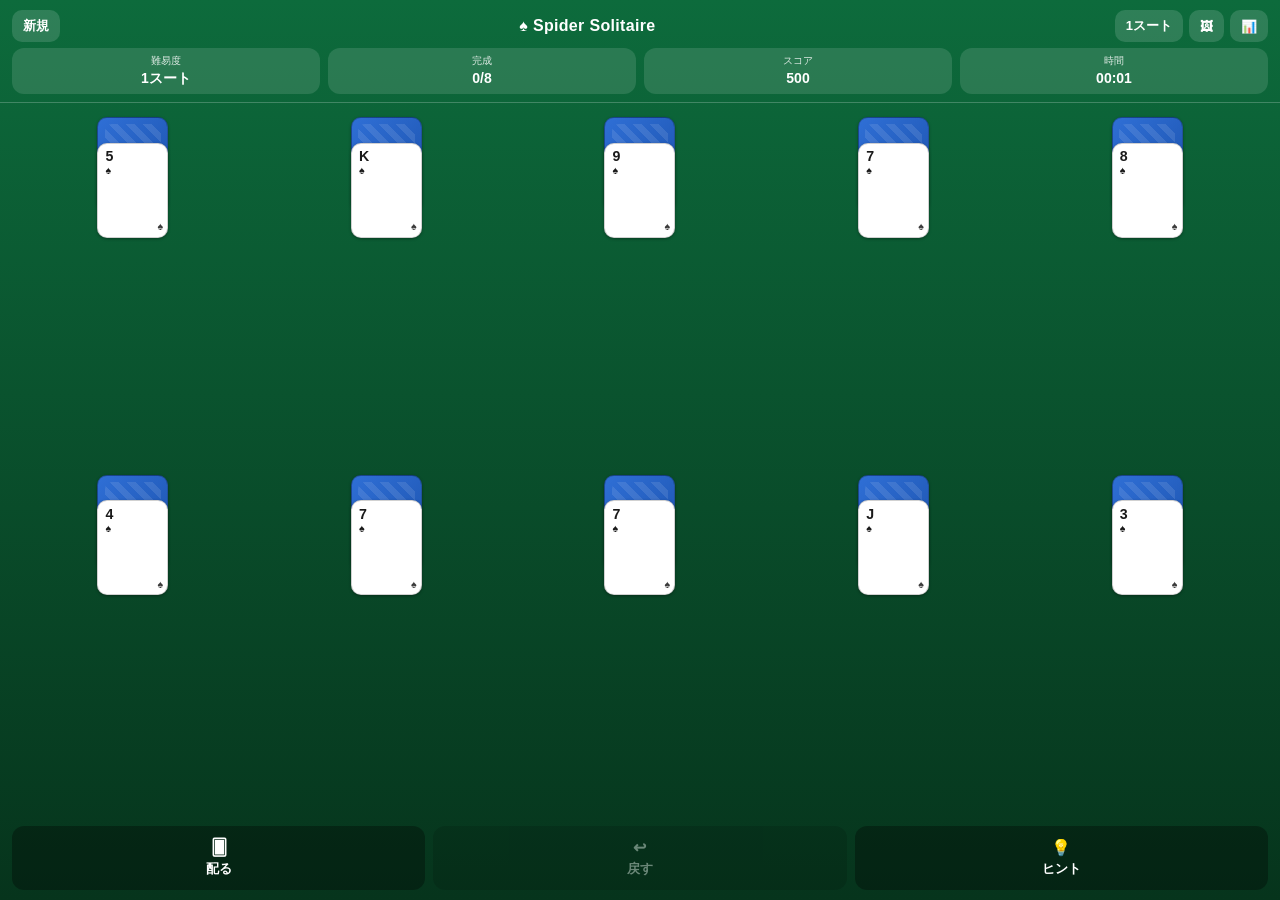
<file: index.html>
<!DOCTYPE html>
<html lang="ja">
<head>
<meta charset="UTF-8">
<meta name="viewport" content="width=device-width, initial-scale=1.0, maximum-scale=1.0, user-scalable=no, viewport-fit=cover">
<title>Spider Solitaire</title>

<link rel="manifest" href="manifest.json">
<meta name="theme-color" content="#0d6b3c">
<meta name="apple-mobile-web-app-capable" content="yes">
<meta name="apple-mobile-web-app-status-bar-style" content="black-translucent">
<meta name="apple-mobile-web-app-title" content="Spider">
<link rel="apple-touch-icon" href="icons/apple-touch-icon.png">
<link rel="icon" href="icons/icon-192.png">

<link rel="stylesheet" href="style.css">
</head>
<body>
<div id="app">
  <header>
    <button class="icon-btn" id="btnNew">新規</button>
    <h1>♠ Spider Solitaire</h1>
    <div class="header-btns">
      <button class="icon-btn" id="btnDifficulty">-</button>
      <button class="icon-btn" id="btnBg">🖼</button>
      <button class="icon-btn" id="btnStats">📊</button>
    </div>
  </header>

  <div class="stats-bar">
    <div class="stat-chip"><span class="t">難易度</span><span class="v" id="statDifficulty">-</span></div>
    <div class="stat-chip"><span class="t">完成</span><span class="v" id="statCompleted">0/8</span></div>
    <div class="stat-chip"><span class="t">スコア</span><span class="v" id="statScore">500</span></div>
    <div class="stat-chip"><span class="t">時間</span><span class="v" id="statTime">00:00</span></div>
  </div>

  <div class="section-divider"></div>

  <div class="game-area">
    <div class="board-wrap">
      <div class="board" id="board"></div>
    </div>

    <div class="control-panel">
      <div class="control-row">
        <button class="action-btn" id="btnDeal"><span class="ico">🂠</span>配る</button>
        <button class="action-btn" id="btnUndo"><span class="ico">↩︎</span>戻す</button>
        <button class="action-btn" id="btnHint"><span class="ico">💡</span>ヒント</button>
      </div>
    </div>
  </div>
</div>

<div class="banner" id="banner"></div>

<!-- New game / difficulty sheet -->
<div class="overlay" id="overlayNewGame">
  <div class="sheet">
    <h2>新しいゲーム</h2>
    <button class="sheet-option" data-diff="oneSuit">1スート <small>やさしい</small></button>
    <button class="sheet-option" data-diff="twoSuits">2スート <small>ふつう</small></button>
    <button class="sheet-option" data-diff="fourSuits">4スート <small>むずかしい</small></button>
    <button class="sheet-cancel" id="cancelNewGame">キャンセル</button>
  </div>
</div>

<!-- Background image sheet (card / board tabs) -->
<div class="overlay" id="overlayBg">
  <div class="sheet">
    <h2>背景画像設定</h2>

    <div class="bg-tabs">
      <button class="bg-tab-btn active" id="bgTabBtnCard" data-tab="card">カード用</button>
      <button class="bg-tab-btn" id="bgTabBtnBoard" data-tab="board">ゲーム部分用</button>
    </div>

    <div id="bgTabCard">
      <p class="bg-hint">推奨サイズ 768×1280(縦長)。ランクごとに個別の背景画像を設定できます(未設定のランクは白地のまま)。アップロード時に自動で圧縮されます。</p>
      <div class="rank-bg-list" id="rankBgList"></div>
    </div>

    <div id="bgTabBoard" style="display:none;">
      <div class="bg-preview" id="boardBgPreview">未設定(緑のフェルト背景のまま)</div>
      <label class="bg-upload-label" for="boardBgFileInput">画像をアップロード</label>
      <input type="file" accept="image/*" id="boardBgFileInput" style="display:none;">
      <p class="bg-hint">推奨サイズ 768×1280(縦長)。ゲーム部分全体の背景として敷き詰められます。アップロード時に自動で圧縮されます。</p>
      <button class="sheet-option" id="btnBoardBgReset" style="text-align:center;justify-content:center;">画像をリセット(フェルト背景に戻す)</button>
    </div>

    <button class="sheet-cancel" id="closeBg" style="color:#fff;margin-top:8px;">閉じる</button>
  </div>
</div>

<!-- Statistics sheet -->
<div class="overlay" id="overlayStats">
  <div class="sheet">
    <h2>統計</h2>
    <div class="stat-row"><span>開始ゲーム数</span><span id="stGamesStarted">0</span></div>
    <div class="stat-row"><span>勝利数</span><span id="stGamesWon">0</span></div>
    <div class="stat-row"><span>最高スコア</span><span id="stBestScore">0</span></div>
    <div class="stat-row"><span>最短時間</span><span id="stBestTime">-</span></div>
    <div class="stat-row"><span>最少手数</span><span id="stFewestMoves">-</span></div>
    <button class="sheet-cancel" id="closeStats" style="color:#fff;margin-top:14px;">閉じる</button>
  </div>
</div>

<!-- Win sheet -->
<div class="overlay" id="overlayWin">
  <div class="sheet">
    <div class="win-title">🎉 ゲームクリア！</div>
    <div class="win-msg" id="winMsg"></div>
    <button class="sheet-option" id="closeWin" style="text-align:center;justify-content:center;">OK</button>
  </div>
</div>

<script src="script.js"></script>
<script>
if ("serviceWorker" in navigator) {
  window.addEventListener("load", () => {
    navigator.serviceWorker.register("sw.js").catch(() => {});
  });
}
</script>
</body>
</html>
</file>
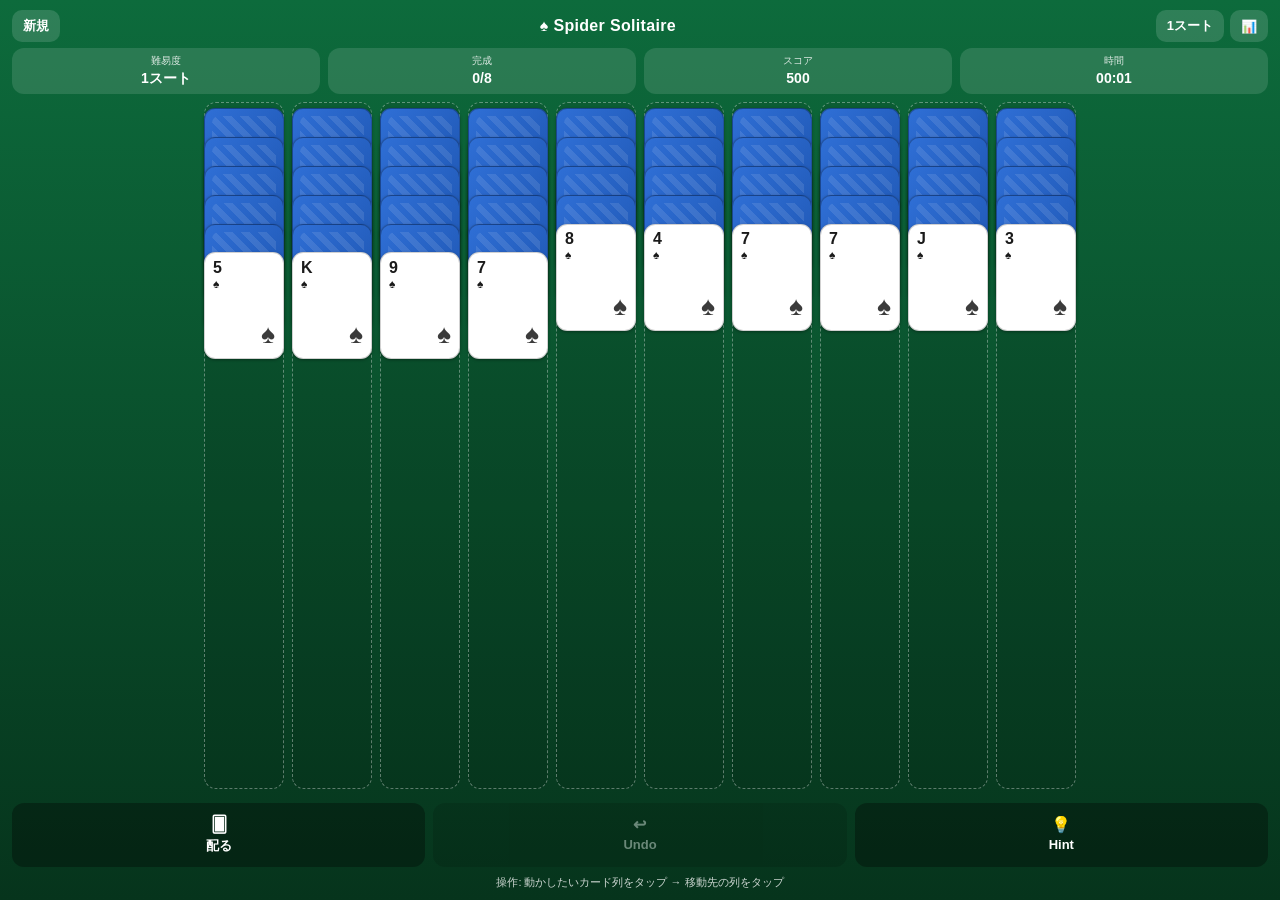
<file: spider_solitaire.html>
<!DOCTYPE html>
<html lang="ja">
<head>
<meta charset="UTF-8">
<meta name="viewport" content="width=device-width, initial-scale=1.0, maximum-scale=1.0, user-scalable=no">
<title>Spider Solitaire</title>
<style>
  :root{
    --felt-top:#0d6b3c;
    --felt-bottom:#06341c;
    --card-w:56px;
    --card-h:75px;
    --col-gap:6px;
    --gold:#e8c15a;
  }
  *{box-sizing:border-box;-webkit-tap-highlight-color:transparent;}
  html,body{
    margin:0;padding:0;height:100%;
    font-family:-apple-system,BlinkMacSystemFont,"Hiragino Sans","Hiragino Kaku Gothic ProN",sans-serif;
    background:linear-gradient(180deg,var(--felt-top),var(--felt-bottom));
    color:#fff;
    overflow:hidden;
    overscroll-behavior:none;
    -webkit-user-select:none;
    user-select:none;
    -webkit-touch-callout:none;
  }
  #app{
    display:flex;
    flex-direction:column;
    height:100vh;
    height:100dvh;
  }

  /* Top bar */
  header{
    display:flex;
    align-items:center;
    justify-content:space-between;
    padding:10px 12px 6px;
    flex-shrink:0;
  }
  header h1{
    font-size:16px;
    margin:0;
    font-weight:700;
    letter-spacing:.02em;
  }
  .header-btns{display:flex;gap:6px;}
  .icon-btn{
    background:rgba(255,255,255,.14);
    border:none;
    color:#fff;
    border-radius:10px;
    padding:7px 11px;
    font-size:13px;
    font-weight:600;
    cursor:pointer;
  }
  .icon-btn:active{background:rgba(255,255,255,.28);}

  /* Stats bar */
  .stats-bar{
    display:flex;
    gap:8px;
    padding:0 12px 8px;
    flex-shrink:0;
  }
  .stat-chip{
    flex:1;
    background:rgba(255,255,255,.12);
    border-radius:12px;
    padding:6px 4px;
    text-align:center;
  }
  .stat-chip .t{font-size:10px;opacity:.85;display:block;}
  .stat-chip .v{font-size:14px;font-weight:700;display:block;margin-top:2px;}

  /* Board */
  .board-wrap{
    flex:1 1 auto;
    overflow-x:hidden;
    overflow-y:hidden;
    padding:0 10px 8px;
    -webkit-overflow-scrolling:touch;
    touch-action:pan-x;
    overscroll-behavior-x:contain;
  }
  .board{
    display:flex;
    gap:var(--col-gap);
    height:100%;
    align-items:flex-start;
    padding-bottom:6px;
    justify-content:center;
  }
  .column{
    position:relative;
    width:var(--card-w);
    height:100%;
    min-height:320px;
    flex:0 0 auto;
  }
  .column-slot{
    position:absolute;
    top:0;left:0;
    width:var(--card-w);
    height:100%;
    border:1.4px dashed rgba(255,255,255,.35);
    border-radius:12px;
    background:rgba(0,0,0,.08);
  }
  .column-cards{
    position:relative;
    padding-top:6px;
  }
  .card{
    position:absolute;
    left:0;
    width:var(--card-w);
    height:var(--card-h);
    border-radius:calc(var(--card-w) * 0.14);
    box-shadow:0 1px 3px rgba(0,0,0,.35);
    cursor:pointer;
    user-select:none;
    transition:box-shadow .12s ease, transform .12s ease;
  }
  .card.face-up{
    background:#fff;
    border:1px solid rgba(0,0,0,.18);
  }
  .card.face-down{
    background:linear-gradient(135deg,#2f6fd6,#1a4fa8);
    border:1px solid rgba(0,0,0,.25);
  }
  .card.selected{
    box-shadow:0 0 0 3px var(--gold), 0 3px 8px rgba(0,0,0,.4);
    transform:translateY(-2px);
  }
  .card{
    -webkit-user-select:none;
    user-select:none;
    -webkit-touch-callout:none;
    touch-action:none;
    -webkit-user-drag:none;
  }
  .card.card-press{
    transform:scale(1.04) translateY(-3px);
    box-shadow:0 5px 12px rgba(0,0,0,.4);
    transition:transform .09s ease-out, box-shadow .09s ease-out;
  }
  .card.drag-source-hidden{
    opacity:.28;
  }
  .column-slot.drop-ok{
    border-color:var(--gold);
    border-style:solid;
    background:rgba(232,193,90,.16);
  }
  .column-slot.drop-bad{
    border-color:rgba(255,90,90,.6);
    background:rgba(255,90,90,.08);
  }
  .drag-ghost{
    position:fixed;
    top:0;left:0;
    z-index:999;
    pointer-events:none;
    will-change:transform;
  }
  .drag-ghost .card{
    position:absolute;
    left:0;
    box-shadow:0 6px 16px rgba(0,0,0,.5);
    transform:scale(1.04);
  }
  .card .corner{
    position:absolute;
    top:calc(var(--card-w) * 0.08);
    left:calc(var(--card-w) * 0.1);
    font-weight:700;
    line-height:1.05;
    font-size:calc(var(--card-w) * 0.2);
  }
  .card .corner .r{display:block;}
  .card .corner .s{display:block;font-size:calc(var(--card-w) * 0.15);margin-top:1px;}
  .card .center{
    position:absolute;
    bottom:calc(var(--card-w) * 0.1);
    right:calc(var(--card-w) * 0.1);
    font-size:calc(var(--card-w) * 0.33);
    font-weight:700;
    opacity:.85;
  }
  .card.red{color:#c02626;}
  .card.black{color:#1a1a1a;}
  .card-back-pattern{
    position:absolute;
    inset:calc(var(--card-w) * 0.09);
    border-radius:7px;
    background:repeating-linear-gradient(45deg, rgba(255,255,255,.10) 0 6px, transparent 6px 12px);
    display:flex;
    align-items:center;
    justify-content:center;
  }
  .card-back-pattern span{
    font-size:calc(var(--card-w) * 0.3);
    color:rgba(255,255,255,.55);
  }

  /* Controls */
  .control-panel{
    flex-shrink:0;
    padding:0 12px 10px;
  }
  .control-row{
    display:flex;
    gap:8px;
  }
  .action-btn{
    flex:1;
    background:rgba(0,0,0,.32);
    border:none;
    color:#fff;
    border-radius:12px;
    padding:12px 4px;
    font-size:13px;
    font-weight:700;
    display:flex;
    flex-direction:column;
    align-items:center;
    gap:3px;
    cursor:pointer;
  }
  .action-btn:active{background:rgba(0,0,0,.5);}
  .action-btn.disabled{opacity:.4;pointer-events:none;}
  .action-btn .ico{font-size:16px;}
  .hint-text{
    text-align:center;
    font-size:11px;
    color:rgba(255,255,255,.8);
    margin:8px 0 0;
  }

  /* Banner */
  .banner{
    position:fixed;
    left:50%;
    bottom:96px;
    transform:translateX(-50%);
    background:rgba(0,0,0,.55);
    padding:8px 16px;
    border-radius:20px;
    font-size:13px;
    max-width:88vw;
    text-align:center;
    opacity:0;
    pointer-events:none;
    transition:opacity .2s ease;
    z-index:50;
  }
  .banner.show{opacity:1;}

  /* Modal */
  .overlay{
    position:fixed;inset:0;
    background:rgba(0,0,0,.55);
    display:flex;
    align-items:flex-end;
    justify-content:center;
    z-index:100;
    opacity:0;
    pointer-events:none;
    transition:opacity .2s ease;
  }
  .overlay.show{opacity:1;pointer-events:auto;}
  @media (min-width:520px){
    .overlay{align-items:center;}
  }
  .sheet{
    background:#1b1f1c;
    width:100%;
    max-width:420px;
    border-radius:18px 18px 0 0;
    padding:18px 18px 26px;
    transform:translateY(20px);
    transition:transform .2s ease;
  }
  @media (min-width:520px){
    .sheet{border-radius:18px;transform:translateY(0) scale(.96);}
  }
  .overlay.show .sheet{transform:translateY(0) scale(1);}
  .sheet h2{
    margin:0 0 14px;
    font-size:17px;
    text-align:center;
  }
  .sheet-option{
    width:100%;
    background:rgba(255,255,255,.08);
    border:none;
    color:#fff;
    padding:14px;
    border-radius:12px;
    font-size:15px;
    font-weight:600;
    margin-bottom:10px;
    cursor:pointer;
    text-align:left;
    display:flex;
    justify-content:space-between;
    align-items:center;
  }
  .sheet-option:active{background:rgba(255,255,255,.18);}
  .sheet-option small{opacity:.6;font-weight:400;font-size:12px;}
  .sheet-cancel{
    width:100%;
    background:transparent;
    border:none;
    color:#e88;
    padding:12px;
    font-size:15px;
    font-weight:600;
    cursor:pointer;
  }
  .stat-row{
    display:flex;
    justify-content:space-between;
    padding:11px 2px;
    border-bottom:1px solid rgba(255,255,255,.1);
    font-size:14px;
  }
  .stat-row span:last-child{font-weight:700;}
  .win-msg{
    text-align:center;
    font-size:14px;
    line-height:1.9;
    margin-bottom:16px;
    white-space:pre-line;
    opacity:.9;
  }
  .win-title{
    text-align:center;
    font-size:20px;
    margin-bottom:4px;
  }
</style>
</head>
<body>
<div id="app">
  <header>
    <button class="icon-btn" id="btnNew">新規</button>
    <h1>♠ Spider Solitaire</h1>
    <div class="header-btns">
      <button class="icon-btn" id="btnDifficulty">-</button>
      <button class="icon-btn" id="btnStats">📊</button>
    </div>
  </header>

  <div class="stats-bar">
    <div class="stat-chip"><span class="t">難易度</span><span class="v" id="statDifficulty">-</span></div>
    <div class="stat-chip"><span class="t">完成</span><span class="v" id="statCompleted">0/8</span></div>
    <div class="stat-chip"><span class="t">スコア</span><span class="v" id="statScore">500</span></div>
    <div class="stat-chip"><span class="t">時間</span><span class="v" id="statTime">00:00</span></div>
  </div>

  <div class="board-wrap">
    <div class="board" id="board"></div>
  </div>

  <div class="control-panel">
    <div class="control-row">
      <button class="action-btn" id="btnDeal"><span class="ico">🂠</span>配る</button>
      <button class="action-btn" id="btnUndo"><span class="ico">↩︎</span>Undo</button>
      <button class="action-btn" id="btnHint"><span class="ico">💡</span>Hint</button>
    </div>
    <p class="hint-text">操作: 動かしたいカード列をタップ → 移動先の列をタップ</p>
  </div>
</div>

<div class="banner" id="banner"></div>

<!-- New game / difficulty sheet -->
<div class="overlay" id="overlayNewGame">
  <div class="sheet">
    <h2>新しいゲーム</h2>
    <button class="sheet-option" data-diff="oneSuit">1スート <small>やさしい</small></button>
    <button class="sheet-option" data-diff="twoSuits">2スート <small>ふつう</small></button>
    <button class="sheet-option" data-diff="fourSuits">4スート <small>むずかしい</small></button>
    <button class="sheet-cancel" id="cancelNewGame">キャンセル</button>
  </div>
</div>

<!-- Statistics sheet -->
<div class="overlay" id="overlayStats">
  <div class="sheet">
    <h2>統計</h2>
    <div class="stat-row"><span>開始ゲーム数</span><span id="stGamesStarted">0</span></div>
    <div class="stat-row"><span>勝利数</span><span id="stGamesWon">0</span></div>
    <div class="stat-row"><span>最高スコア</span><span id="stBestScore">0</span></div>
    <div class="stat-row"><span>最短時間</span><span id="stBestTime">-</span></div>
    <div class="stat-row"><span>最少手数</span><span id="stFewestMoves">-</span></div>
    <button class="sheet-cancel" id="closeStats" style="color:#fff;margin-top:14px;">閉じる</button>
  </div>
</div>

<!-- Win sheet -->
<div class="overlay" id="overlayWin">
  <div class="sheet">
    <div class="win-title">🎉 ゲームクリア！</div>
    <div class="win-msg" id="winMsg"></div>
    <button class="sheet-option" id="closeWin" style="text-align:center;justify-content:center;">OK</button>
  </div>
</div>

<script>
(function(){
"use strict";

/* ---------- Models ---------- */
const SUITS = {
  spades:  {symbol:"♠", red:false},
  hearts:  {symbol:"♥", red:true},
  diamonds:{symbol:"♦", red:true},
  clubs:   {symbol:"♣", red:false}
};
const DIFF_TITLES = { oneSuit:"1スート", twoSuits:"2スート", fourSuits:"4スート" };

let uidCounter = 1;
function makeCard(rank, suit, faceUp){
  return { id: "c"+(uidCounter++), rank, suit, isFaceUp: !!faceUp };
}
function rankLabel(rank){
  if(rank===1) return "A";
  if(rank===11) return "J";
  if(rank===12) return "Q";
  if(rank===13) return "K";
  return String(rank);
}

/* ---------- Local storage ---------- */
const LS_GAME = "spider_solitaire_game_v1";
const LS_STATS = "spider_solitaire_stats_v1";

function loadStatistics(){
  try{
    const raw = localStorage.getItem(LS_STATS);
    if(raw) return JSON.parse(raw);
  }catch(e){}
  return { gamesStarted:0, gamesWon:0, bestScore:0, bestTime:null, fewestMoves:null };
}
function saveStatistics(stats){
  try{ localStorage.setItem(LS_STATS, JSON.stringify(stats)); }catch(e){}
}
function loadGame(){
  try{
    const raw = localStorage.getItem(LS_GAME);
    if(raw) return JSON.parse(raw);
  }catch(e){}
  return null;
}
function saveGame(snapshot){
  try{ localStorage.setItem(LS_GAME, JSON.stringify(snapshot)); }catch(e){}
}

/* ---------- Engine ---------- */
const Engine = {
  buildDeck(difficulty){
    let pattern;
    if(difficulty === "oneSuit"){
      pattern = Array(8).fill("spades");
    } else if(difficulty === "twoSuits"){
      pattern = ["spades","hearts","spades","hearts","spades","hearts","spades","hearts"];
    } else {
      pattern = ["spades","hearts","diamonds","clubs","spades","hearts","diamonds","clubs"];
    }
    const deck = [];
    for(const suit of pattern){
      for(let rank=1; rank<=13; rank++){
        deck.push(makeCard(rank, suit, false));
      }
    }
    return deck;
  },
  shuffle(arr){
    const a = arr.slice();
    for(let i=a.length-1;i>0;i--){
      const j = Math.floor(Math.random()*(i+1));
      [a[i],a[j]] = [a[j],a[i]];
    }
    return a;
  },
  newGame(difficulty){
    let deck = Engine.shuffle(Engine.buildDeck(difficulty));
    const tableau = [];
    for(let col=0; col<10; col++){
      const count = col < 4 ? 6 : 5;
      const cards = deck.slice(0, count);
      deck = deck.slice(count);
      if(cards.length){ cards[cards.length-1].isFaceUp = true; }
      tableau.push(cards);
    }
    const stock = [];
    for(let start=0; start<deck.length; start+=10){
      stock.push(deck.slice(start, Math.min(start+10, deck.length)));
    }
    return {
      tableau, stock,
      completedRuns:0,
      score:500,
      moves:0,
      selectedCardID:null,
      difficulty,
      elapsedSeconds:0,
      hasWon:false
    };
  },
  findSelection(snapshot){
    if(!snapshot.selectedCardID) return null;
    for(let c=0;c<snapshot.tableau.length;c++){
      const idx = snapshot.tableau[c].findIndex(card=>card.id===snapshot.selectedCardID);
      if(idx !== -1) return { column:c, startIndex:idx };
    }
    return null;
  },
  isMovableSequence(column, startIndex){
    if(startIndex >= column.length) return false;
    if(!column[startIndex].isFaceUp) return false;
    if(column.length === 0) return false;
    if(startIndex === column.length-1) return true;
    for(let i=startIndex; i<column.length-1; i++){
      const upper = column[i], lower = column[i+1];
      if(!upper.isFaceUp || !lower.isFaceUp) return false;
      if(upper.rank !== lower.rank+1) return false;
    }
    return true;
  },
  movableSequenceStart(column, cardID){
    const idx = column.findIndex(c=>c.id===cardID);
    if(idx === -1) return null;
    return Engine.isMovableSequence(column, idx) ? idx : null;
  },
  canPlace(sequence, target){
    if(!sequence.length) return false;
    if(!target) return true;
    return target.isFaceUp && target.rank === sequence[0].rank + 1;
  },
  revealTopCard(column){
    if(column.length){ column[column.length-1].isFaceUp = true; }
  },
  hasCompletedRun(column){
    if(column.length < 13) return false;
    const slice = column.slice(column.length-13);
    const suit = slice[0].suit;
    for(let offset=0; offset<13; offset++){
      const expected = 13-offset;
      const card = slice[offset];
      if(!card.isFaceUp) return false;
      if(card.suit !== suit) return false;
      if(card.rank !== expected) return false;
    }
    return true;
  },
  removeCompletedRuns(snapshot){
    for(let c=0;c<snapshot.tableau.length;c++){
      while(Engine.hasCompletedRun(snapshot.tableau[c])){
        snapshot.tableau[c] = snapshot.tableau[c].slice(0, snapshot.tableau[c].length-13);
        snapshot.completedRuns += 1;
        snapshot.score += 100;
        Engine.revealTopCard(snapshot.tableau[c]);
      }
    }
    snapshot.hasWon = snapshot.completedRuns === 8;
  },
  move(snapshot, source, targetColumn){
    if(source.column === targetColumn){
      const unchanged = structuredClone(snapshot);
      unchanged.selectedCardID = null;
      return unchanged;
    }
    if(source.column<0 || source.column>=snapshot.tableau.length) throw new Error("invalidSelection");
    if(targetColumn<0 || targetColumn>=snapshot.tableau.length) throw new Error("invalidTarget");
    if(!Engine.isMovableSequence(snapshot.tableau[source.column], source.startIndex)) throw new Error("invalidSelection");

    const next = structuredClone(snapshot);
    const moving = next.tableau[source.column].slice(source.startIndex);
    const targetCol = next.tableau[targetColumn];
    const targetTop = targetCol.length ? targetCol[targetCol.length-1] : null;
    if(!Engine.canPlace(moving, targetTop)) throw new Error("invalidTarget");

    next.tableau[source.column] = next.tableau[source.column].slice(0, source.startIndex);
    Engine.revealTopCard(next.tableau[source.column]);
    next.tableau[targetColumn] = targetCol.concat(moving);
    next.moves += 1;
    next.score = Math.max(0, next.score-1);
    next.selectedCardID = null;

    Engine.removeCompletedRuns(next);
    return next;
  },
  dealFromStock(snapshot){
    if(!snapshot.stock.length) throw new Error("emptyStock");

    const next = structuredClone(snapshot);
    const pile = next.stock.shift();
    for(let c=0;c<next.tableau.length;c++){
      const card = structuredClone(pile[c]);
      card.isFaceUp = true;
      next.tableau[c].push(card);
    }
    next.moves += 1;
    next.score = Math.max(0, next.score-1);
    next.selectedCardID = null;
    Engine.removeCompletedRuns(next);
    return next;
  },
  hint(snapshot){
    for(let sc=0; sc<snapshot.tableau.length; sc++){
      const cards = snapshot.tableau[sc];
      for(let start=0; start<cards.length; start++){
        if(!Engine.isMovableSequence(cards, start)) continue;
        const moving = cards.slice(start);
        for(let tc=0; tc<snapshot.tableau.length; tc++){
          if(tc===sc) continue;
          const target = snapshot.tableau[tc];
          const top = target.length ? target[target.length-1] : null;
          if(Engine.canPlace(moving, top)){
            return { fromColumn:sc, toColumn:tc, movingCard:cards[start] };
          }
        }
      }
    }
    return null;
  }
};

/* ---------- App state ---------- */
let snapshot;
let statistics = loadStatistics();
let history = [];
let bannerTimeout = null;
let timerHandle = null;
let CARD_W = 56;
let CARD_H = 75;

function formattedTime(seconds){
  const m = Math.floor(seconds/60);
  const s = seconds%60;
  return String(m).padStart(2,"0")+":"+String(s).padStart(2,"0");
}

function computeCardMetrics(){
  const wrap = document.querySelector(".board-wrap");
  if(!wrap) return;
  const stylePad = 20; // matches .board-wrap horizontal padding (10px each side)
  const available = Math.max(240, wrap.clientWidth - stylePad);
  const columns = 10, gaps = 9;
  let gap = Math.max(3, Math.min(8, Math.round(available/160)));
  let cardWidth = Math.floor((available - gap*gaps) / columns);
  cardWidth = Math.max(26, Math.min(80, cardWidth));
  const cardHeight = Math.round(cardWidth * (96/72));

  CARD_W = cardWidth;
  CARD_H = cardHeight;

  const root = document.documentElement.style;
  root.setProperty("--card-w", cardWidth+"px");
  root.setProperty("--card-h", cardHeight+"px");
  root.setProperty("--col-gap", gap+"px");
}

let resizeRAF = null;
function onViewportResize(){
  if(resizeRAF) cancelAnimationFrame(resizeRAF);
  resizeRAF = requestAnimationFrame(()=>{
    computeCardMetrics();
    if(snapshot) render();
  });
}

function init(){
  const saved = loadGame();
  if(saved){
    snapshot = saved;
  } else {
    snapshot = Engine.newGame("oneSuit");
    statistics.gamesStarted += 1;
    saveStatistics(statistics);
    saveGame(snapshot);
  }
  computeCardMetrics();
  render();
  startTimer();
  bindEvents();
  window.addEventListener("resize", onViewportResize);
  window.addEventListener("orientationchange", onViewportResize);
}

function persist(){
  saveGame(snapshot);
  saveStatistics(statistics);
}

function showBanner(msg){
  const b = document.getElementById("banner");
  if(!msg){
    b.classList.remove("show");
    return;
  }
  b.textContent = msg;
  b.classList.add("show");
  if(bannerTimeout) clearTimeout(bannerTimeout);
  bannerTimeout = setTimeout(()=>{ b.classList.remove("show"); }, 2600);
}

function pushHistory(){
  history.push(structuredClone(snapshot));
  if(history.length > 100) history.shift();
}

function handleWinTransition(previousWinState){
  if(!snapshot.hasWon || previousWinState) return;
  statistics.gamesWon += 1;
  statistics.bestScore = Math.max(statistics.bestScore, snapshot.score);
  statistics.bestTime = (statistics.bestTime==null) ? snapshot.elapsedSeconds : Math.min(statistics.bestTime, snapshot.elapsedSeconds);
  statistics.fewestMoves = (statistics.fewestMoves==null) ? snapshot.moves : Math.min(statistics.fewestMoves, snapshot.moves);
  persist();
  openWinSheet();
}

function attemptMove(source, targetColumn){
  try{
    pushHistory();
    const wasWon = snapshot.hasWon;
    snapshot = Engine.move(snapshot, source, targetColumn);
    handleWinTransition(wasWon);
    showBanner("");
    persist();
  }catch(e){
    history.pop();
    const msg = {
      invalidSelection: "その位置からは移動できません",
      invalidTarget: "そこには置けません"
    }[e.message] || "移動できません";
    showBanner(msg);
  }
  render();
}

function selectOrMove(card, columnIndex){
  if(snapshot.selectedCardID === card.id){
    snapshot.selectedCardID = null;
    showBanner("");
    persist();
    render();
    return;
  }
  const selected = Engine.findSelection(snapshot);
  if(selected){
    attemptMove(selected, columnIndex);
    return;
  }
  const startIndex = Engine.movableSequenceStart(snapshot.tableau[columnIndex], card.id);
  if(startIndex !== null){
    snapshot.selectedCardID = snapshot.tableau[columnIndex][startIndex].id;
    showBanner("移動先の列をタップしてください");
  } else {
    showBanner("その位置からは移動できません");
  }
  persist();
  render();
}

function tapEmptyColumn(columnIndex){
  const selected = Engine.findSelection(snapshot);
  if(!selected) return;
  attemptMove(selected, columnIndex);
}

function dealFromStock(){
  try{
    pushHistory();
    const wasWon = snapshot.hasWon;
    snapshot = Engine.dealFromStock(snapshot);
    handleWinTransition(wasWon);
    showBanner("山札を配りました");
    persist();
  }catch(e){
    history.pop();
    const msg = {
      emptyStock: "山札がありません"
    }[e.message] || "山札を配れません";
    showBanner(msg);
  }
  render();
}

function undo(){
  if(!history.length){
    showBanner("これ以上戻せません");
    render();
    return;
  }
  snapshot = history.pop();
  closeOverlay(document.getElementById("overlayWin"));
  showBanner("1手戻しました");
  persist();
  render();
}

function showHint(){
  const h = Engine.hint(snapshot);
  if(h){
    showBanner("ヒント: 列"+(h.fromColumn+1)+"の"+rankLabel(h.movingCard.rank)+SUITS[h.movingCard.suit].symbol+"を列"+(h.toColumn+1)+"へ");
  } else if(snapshot.stock.length && snapshot.tableau.every(c=>c.length>0)){
    showBanner("動きが少ないです。山札を配ると展開できるかもしれません");
  } else {
    showBanner("有効なヒントが見つかりません");
  }
  render();
}

function startNewGame(difficulty){
  history = [];
  snapshot = Engine.newGame(difficulty);
  statistics.gamesStarted += 1;
  showBanner(DIFF_TITLES[difficulty]+"で新しいゲームを開始しました");
  persist();
  render();
}

function startTimer(){
  if(timerHandle) clearInterval(timerHandle);
  timerHandle = setInterval(()=>{
    if(snapshot.hasWon) return;
    snapshot.elapsedSeconds += 1;
    document.getElementById("statTime").textContent = formattedTime(snapshot.elapsedSeconds);
    if(snapshot.elapsedSeconds % 10 === 0) persist();
  }, 1000);
}

/* ---------- Rendering ---------- */
function render(){
  document.getElementById("statDifficulty").textContent = DIFF_TITLES[snapshot.difficulty];
  document.getElementById("btnDifficulty").textContent = DIFF_TITLES[snapshot.difficulty];
  document.getElementById("statCompleted").textContent = snapshot.completedRuns+"/8";
  document.getElementById("statScore").textContent = snapshot.score;
  document.getElementById("statTime").textContent = formattedTime(snapshot.elapsedSeconds);

  const undoBtn = document.getElementById("btnUndo");
  undoBtn.classList.toggle("disabled", history.length===0);
  const dealBtn = document.getElementById("btnDeal");
  dealBtn.classList.toggle("disabled", snapshot.stock.length===0);

  const board = document.getElementById("board");
  board.innerHTML = "";
  snapshot.tableau.forEach((cards, colIndex)=>{
    const col = document.createElement("div");
    col.className = "column";
    col.dataset.col = String(colIndex);

    const slot = document.createElement("div");
    slot.className = "column-slot";
    slot.addEventListener("click", ()=>{ if(cards.length===0) tapEmptyColumn(colIndex); });
    col.appendChild(slot);

    const cardsWrap = document.createElement("div");
    cardsWrap.className = "column-cards";

    const visibleGap = gapFor(cards.length);

    cards.forEach((card, i)=>{
      const el = buildCardEl(card, snapshot.selectedCardID===card.id);
      el.style.top = (6 + i*visibleGap) + "px";
      el.style.zIndex = i;
      el.dataset.cardId = card.id;
      el.addEventListener("pointerdown", (ev)=>{
        onCardPointerDown(ev, card, colIndex, el);
      });
      cardsWrap.appendChild(el);
    });

    col.appendChild(cardsWrap);
    board.appendChild(col);
  });
}

function buildCardEl(card, isSelected){
  const el = document.createElement("div");
  const suitInfo = SUITS[card.suit];
  el.className = "card " + (card.isFaceUp ? "face-up" : "face-down") + (card.isFaceUp ? (suitInfo.red ? " red" : " black") : "") + (isSelected ? " selected" : "");
  if(card.isFaceUp){
    el.innerHTML =
      '<div class="corner"><span class="r">'+rankLabel(card.rank)+'</span><span class="s">'+suitInfo.symbol+'</span></div>' +
      '<div class="center">'+suitInfo.symbol+'</div>';
  } else {
    el.innerHTML = '<div class="card-back-pattern"><span>♠</span></div>';
  }
  return el;
}

/* ---------- Drag & drop ---------- */
const MOUSE_START_PX = 4;
const TOUCH_START_PX = 6;
const EDGE_ZONE_PX = 46;
const EDGE_SCROLL_SPEED = 14;

let dragState = null;

function gapFor(count){
  const minGap = CARD_H * 0.167;
  const maxGap = CARD_H * 0.27;
  const budget = CARD_H * 2.6;
  return Math.max(minGap, Math.min(maxGap, budget/Math.max(count,1)));
}

function onCardPointerDown(ev, card, colIndex, el){
  if(ev.pointerType === "mouse" && ev.button !== 0) return;
  if(dragState) return;

  el.classList.add("card-press");

  dragState = {
    pointerId: ev.pointerId,
    pointerType: ev.pointerType,
    colIndex,
    card,
    el,
    startIndex: Engine.movableSequenceStart(snapshot.tableau[colIndex], card.id),
    startX: ev.clientX,
    startY: ev.clientY,
    dragging:false,
    ghostEl:null,
    sourceEls:[],
    grabOffsetX:0,
    grabOffsetY:0,
    rafScheduled:false,
    lastClientX:ev.clientX,
    lastClientY:ev.clientY
  };
}

function tryStartDrag(){
  if(!dragState) return;
  if(dragState.startIndex === null) return; // not a movable sequence, resolves as tap on release

  dragState.dragging = true;
  dragState.el.classList.remove("card-press");
  showBanner("");

  try{ dragState.el.setPointerCapture(dragState.pointerId); }catch(err){}

  const colCards = snapshot.tableau[dragState.colIndex];
  const movingCards = colCards.slice(dragState.startIndex);
  dragState.movingCards = movingCards;

  const rect = dragState.el.getBoundingClientRect();
  dragState.grabOffsetX = dragState.startX - rect.left;
  dragState.grabOffsetY = dragState.startY - rect.top;

  // hide originals for the moving sequence
  const cardsWrap = dragState.el.closest(".column-cards");
  const allCardEls = cardsWrap ? Array.from(cardsWrap.children) : [];
  dragState.sourceEls = allCardEls.slice(dragState.startIndex);
  dragState.sourceEls.forEach(e=>e.classList.add("drag-source-hidden"));

  // build ghost
  const ghost = document.createElement("div");
  ghost.className = "drag-ghost";
  const gap = gapFor(movingCards.length + dragState.startIndex);
  movingCards.forEach((c, i)=>{
    const gEl = buildCardEl(c, false);
    gEl.style.top = (i*gap) + "px";
    gEl.style.zIndex = i;
    ghost.appendChild(gEl);
  });
  document.body.appendChild(ghost);
  dragState.ghostEl = ghost;

  positionGhost(dragState.lastClientX, dragState.lastClientY);
  updateDropHighlight(dragState.lastClientX, dragState.lastClientY);
}

function positionGhost(clientX, clientY){
  if(!dragState || !dragState.ghostEl) return;
  const x = clientX - dragState.grabOffsetX;
  const y = clientY - dragState.grabOffsetY;
  dragState.ghostEl.style.transform = "translate("+x+"px,"+y+"px)";
}

function findColumnElAtPoint(x, y){
  const cols = document.querySelectorAll(".column");
  let best = null, bestDist = Infinity;
  cols.forEach(col=>{
    const r = col.getBoundingClientRect();
    if(x >= r.left && x <= r.right){
      best = col; bestDist = 0;
    } else if(best === null){
      const dist = x < r.left ? (r.left-x) : (x-r.right);
      if(dist < bestDist){ bestDist = dist; best = col; }
    }
  });
  const wrap = document.querySelector(".board-wrap");
  if(wrap){
    const wr = wrap.getBoundingClientRect();
    if(y < wr.top - 40 || y > wr.bottom + 120) return null;
  }
  return best;
}

function clearDropHighlights(){
  document.querySelectorAll(".column-slot.drop-ok, .column-slot.drop-bad").forEach(s=>{
    s.classList.remove("drop-ok","drop-bad");
  });
}

function updateDropHighlight(x, y){
  clearDropHighlights();
  if(!dragState) return;
  const colEl = findColumnElAtPoint(x, y);
  if(!colEl) return;
  const targetIndex = Number(colEl.dataset.col);
  if(targetIndex === dragState.colIndex) return;
  const slot = colEl.querySelector(".column-slot");
  if(!slot) return;
  const targetCol = snapshot.tableau[targetIndex];
  const top = targetCol.length ? targetCol[targetCol.length-1] : null;
  const ok = Engine.canPlace(dragState.movingCards, top);
  slot.classList.add(ok ? "drop-ok" : "drop-bad");
}

function handleEdgeAutoScroll(x){
  const wrap = document.querySelector(".board-wrap");
  if(!wrap) return;
  const r = wrap.getBoundingClientRect();
  if(x < r.left + EDGE_ZONE_PX){
    wrap.scrollLeft -= EDGE_SCROLL_SPEED;
  } else if(x > r.right - EDGE_ZONE_PX){
    wrap.scrollLeft += EDGE_SCROLL_SPEED;
  }
}

function cleanupDrag(){
  if(!dragState) return;
  if(dragState.el) dragState.el.classList.remove("card-press");
  if(dragState.ghostEl && dragState.ghostEl.parentNode) dragState.ghostEl.parentNode.removeChild(dragState.ghostEl);
  clearDropHighlights();
  dragState = null;
}

function scheduleDragFrame(){
  if(!dragState || dragState.rafScheduled) return;
  dragState.rafScheduled = true;
  requestAnimationFrame(()=>{
    if(!dragState) return;
    dragState.rafScheduled = false;
    positionGhost(dragState.lastClientX, dragState.lastClientY);
    updateDropHighlight(dragState.lastClientX, dragState.lastClientY);
    handleEdgeAutoScroll(dragState.lastClientX);
  });
}

function onGlobalPointerMove(ev){
  if(!dragState || ev.pointerId !== dragState.pointerId) return;
  dragState.lastClientX = ev.clientX;
  dragState.lastClientY = ev.clientY;
  const dx = ev.clientX - dragState.startX;
  const dy = ev.clientY - dragState.startY;

  if(!dragState.dragging){
    const threshold = dragState.pointerType === "mouse" ? MOUSE_START_PX : TOUCH_START_PX;
    if(Math.hypot(dx, dy) > threshold){
      tryStartDrag();
    } else {
      return;
    }
  }

  if(dragState && dragState.dragging){
    ev.preventDefault();
    scheduleDragFrame();
  }
}

function onGlobalPointerUp(ev){
  if(!dragState || ev.pointerId !== dragState.pointerId) return;
  const wasDragging = dragState.dragging;
  const source = { column: dragState.colIndex, startIndex: dragState.startIndex };
  const card = dragState.card;
  const colIndex = dragState.colIndex;

  if(wasDragging){
    ev.preventDefault();
    const colEl = findColumnElAtPoint(ev.clientX, ev.clientY);
    cleanupDrag();
    if(colEl){
      const targetIndex = Number(colEl.dataset.col);
      attemptMove(source, targetIndex);
    } else {
      render();
    }
  } else {
    cleanupDrag();
    selectOrMove(card, colIndex);
  }
}

function onGlobalPointerCancel(ev){
  if(!dragState || ev.pointerId !== dragState.pointerId) return;
  cleanupDrag();
  render();
}

/* ---------- Overlays ---------- */
function openOverlay(el){ el.classList.add("show"); }
function closeOverlay(el){ el.classList.remove("show"); }

function openStatsSheet(){
  document.getElementById("stGamesStarted").textContent = statistics.gamesStarted;
  document.getElementById("stGamesWon").textContent = statistics.gamesWon;
  document.getElementById("stBestScore").textContent = statistics.bestScore;
  document.getElementById("stBestTime").textContent = statistics.bestTime!=null ? formattedTime(statistics.bestTime) : "-";
  document.getElementById("stFewestMoves").textContent = statistics.fewestMoves!=null ? statistics.fewestMoves : "-";
  openOverlay(document.getElementById("overlayStats"));
}
function openWinSheet(){
  document.getElementById("winMsg").textContent =
    "スコア: "+snapshot.score+"\n手数: "+snapshot.moves+"\n時間: "+formattedTime(snapshot.elapsedSeconds);
  openOverlay(document.getElementById("overlayWin"));
}

/* ---------- Events ---------- */
function bindEvents(){
  document.getElementById("btnNew").addEventListener("click", ()=>openOverlay(document.getElementById("overlayNewGame")));
  document.getElementById("btnDifficulty").addEventListener("click", ()=>openOverlay(document.getElementById("overlayNewGame")));
  document.getElementById("cancelNewGame").addEventListener("click", ()=>closeOverlay(document.getElementById("overlayNewGame")));
  document.getElementById("overlayNewGame").addEventListener("click", (e)=>{
    if(e.target.id==="overlayNewGame") closeOverlay(e.target);
  });
  document.querySelectorAll("#overlayNewGame .sheet-option").forEach(btn=>{
    btn.addEventListener("click", ()=>{
      startNewGame(btn.dataset.diff);
      closeOverlay(document.getElementById("overlayNewGame"));
    });
  });

  document.getElementById("btnStats").addEventListener("click", openStatsSheet);
  document.getElementById("closeStats").addEventListener("click", ()=>closeOverlay(document.getElementById("overlayStats")));
  document.getElementById("overlayStats").addEventListener("click", (e)=>{
    if(e.target.id==="overlayStats") closeOverlay(e.target);
  });

  document.getElementById("closeWin").addEventListener("click", ()=>closeOverlay(document.getElementById("overlayWin")));

  document.getElementById("btnDeal").addEventListener("click", dealFromStock);
  document.getElementById("btnUndo").addEventListener("click", undo);
  document.getElementById("btnHint").addEventListener("click", showHint);

  document.addEventListener("pointermove", onGlobalPointerMove, {passive:false});
  document.addEventListener("pointerup", onGlobalPointerUp, {passive:false});
  document.addEventListener("pointercancel", onGlobalPointerCancel, {passive:false});
}

init();
})();
</script>
</body>
</html>
</file>
<file: style.css>
:root{
    --felt-top:#0d6b3c;
    --felt-bottom:#06341c;
    --card-w:56px;
    --card-h:75px;
    --col-gap:6px;
    --gold:#e8c15a;
  }
  *{box-sizing:border-box;-webkit-tap-highlight-color:transparent;}
  html,body{
    margin:0;padding:0;
    position:fixed;
    inset:0;
    font-family:-apple-system,BlinkMacSystemFont,"Hiragino Sans","Hiragino Kaku Gothic ProN",sans-serif;
    background:linear-gradient(180deg,var(--felt-top),var(--felt-bottom));
    color:#fff;
    overflow:hidden;
    overscroll-behavior:none;
    -webkit-user-select:none;
    user-select:none;
    -webkit-touch-callout:none;
  }
  #app{
    display:flex;
    flex-direction:column;
    height:100vh;
    height:100dvh;
  }

  header{
    display:flex;
    align-items:center;
    justify-content:space-between;
    padding:calc(10px + env(safe-area-inset-top)) 12px 6px;
    flex-shrink:0;
  }
  header h1{
    font-size:16px;
    margin:0;
    font-weight:700;
    letter-spacing:.02em;
  }
  .header-btns{display:flex;gap:6px;}
  .icon-btn{
    background:rgba(255,255,255,.14);
    border:none;
    color:#fff;
    border-radius:10px;
    padding:7px 11px;
    font-size:13px;
    font-weight:600;
    cursor:pointer;
  }
  .icon-btn:active{background:rgba(255,255,255,.28);}

  .stats-bar{
    display:flex;
    gap:8px;
    padding:0 12px 8px;
    flex-shrink:0;
  }
  .stat-chip{
    flex:1;
    background:rgba(255,255,255,.12);
    border-radius:12px;
    padding:6px 4px;
    text-align:center;
  }
  .stat-chip .t{font-size:10px;opacity:.85;display:block;}
  .stat-chip .v{font-size:14px;font-weight:700;display:block;margin-top:2px;}

  .section-divider{
    flex-shrink:0;
    height:1px;
    margin:0 0 8px;
    background:rgba(255,255,255,.22);
  }

  .game-area{
    position:relative;
    flex:1 1 auto;
    display:flex;
    flex-direction:column;
    min-height:0;
    overflow:hidden;
    z-index:0;
  }
  .game-area::before{
    content:"";
    position:absolute;
    inset:-24px;
    background-image:var(--board-bg-image, none);
    background-size:cover;
    background-position:top center;
    background-repeat:no-repeat;
    filter:blur(22px) brightness(0.68);
    z-index:-2;
  }
  .game-area::after{
    content:"";
    position:absolute;
    inset:0;
    background-image:var(--board-bg-image, none);
    background-size:contain;
    background-position:top center;
    background-repeat:no-repeat;
    z-index:-1;
  }

  .board-wrap{
    flex:1 1 auto;
    overflow:hidden;
    padding:0 10px 8px;
    touch-action:none;
  }
  .board{
    display:grid;
    grid-template-columns:repeat(5, 1fr);
    grid-template-rows:repeat(2, 1fr);
    gap:var(--col-gap);
    height:100%;
    width:100%;
  }
  .column{
    position:relative;
    width:100%;
    height:100%;
    min-width:0;
    min-height:0;
  }
  .column-slot{
    position:absolute;
    inset:0;
  }
  .column-cards{
    position:relative;
    width:var(--card-w);
    height:100%;
    margin:0 auto;
    padding-top:6px;
  }
  .card{
    position:absolute;
    left:0;
    width:var(--card-w);
    height:var(--card-h);
    border-radius:calc(var(--card-w) * 0.14);
    box-shadow:0 1px 3px rgba(0,0,0,.35);
    cursor:pointer;
    -webkit-user-select:none;
    user-select:none;
    -webkit-touch-callout:none;
    touch-action:none;
    -webkit-user-drag:none;
    transition:box-shadow .12s ease, transform .12s ease;
  }
  .card.face-up{
    background-color:#fff;
    background-size:cover;
    background-position:center;
    border:1px solid rgba(0,0,0,.18);
  }
  .card.has-bg .corner{
    text-shadow:0 0 3px #fff, 0 0 3px #fff, 0 0 6px #fff;
  }
  .card.has-bg .center{
    text-shadow:0 0 3px #fff, 0 0 3px #fff, 0 0 6px #fff;
  }
  .card.face-down{
    background:linear-gradient(135deg,#2f6fd6,#1a4fa8);
    border:1px solid rgba(0,0,0,.25);
  }
  .card.selected{
    box-shadow:0 0 0 3px var(--gold), 0 3px 8px rgba(0,0,0,.4);
    transform:translateY(-2px);
  }
  .card.card-press{
    transform:scale(1.04) translateY(-3px);
    box-shadow:0 5px 12px rgba(0,0,0,.4);
    transition:transform .09s ease-out, box-shadow .09s ease-out;
  }
  .card.drag-source-hidden{
    opacity:.28;
  }
  .column-slot.drop-ok{
    border:1.4px solid var(--gold);
    border-radius:12px;
    background:rgba(232,193,90,.16);
  }
  .column-slot.drop-bad{
    border:1.4px solid rgba(255,90,90,.6);
    border-radius:12px;
    background:rgba(255,90,90,.08);
  }
  .drag-ghost{
    position:fixed;
    top:0;left:0;
    z-index:999;
    pointer-events:none;
    will-change:transform;
  }
  .drag-ghost .card{
    position:absolute;
    left:0;
    box-shadow:0 6px 16px rgba(0,0,0,.5);
    transform:scale(1.04);
  }
  .card .corner{
    position:absolute;
    top:calc(var(--card-w) * 0.08);
    left:calc(var(--card-w) * 0.1);
    font-weight:700;
    line-height:1.05;
    font-size:calc(var(--card-w) * 0.2);
  }
  .card .corner .r{display:block;}
  .card .corner .s{display:block;font-size:calc(var(--card-w) * 0.15);margin-top:1px;}
  .card .center{
    position:absolute;
    bottom:calc(var(--card-w) * 0.06);
    right:calc(var(--card-w) * 0.06);
    font-size:calc(var(--card-w) * 0.15);
    font-weight:700;
    opacity:.85;
  }
  .card.red{color:#c02626;}
  .card.black{color:#1a1a1a;}
  .card-back-pattern{
    position:absolute;
    inset:calc(var(--card-w) * 0.09);
    border-radius:7px;
    background:repeating-linear-gradient(45deg, rgba(255,255,255,.10) 0 6px, transparent 6px 12px);
    display:flex;
    align-items:center;
    justify-content:center;
  }
  .card-back-pattern span{
    font-size:calc(var(--card-w) * 0.3);
    color:rgba(255,255,255,.55);
  }
  .hidden-stack-badge{
    position:absolute;
    bottom:calc(var(--card-w) * 0.08);
    right:calc(var(--card-w) * 0.08);
    background:rgba(0,0,0,.6);
    color:#fff;
    font-size:calc(var(--card-w) * 0.22);
    font-weight:700;
    line-height:1;
    padding:3px 6px;
    border-radius:999px;
    min-width:1.7em;
    text-align:center;
    box-shadow:0 1px 3px rgba(0,0,0,.4);
  }

  .control-panel{
    flex-shrink:0;
    padding:0 12px calc(10px + env(safe-area-inset-bottom));
  }
  .control-row{
    display:flex;
    gap:8px;
  }
  .action-btn{
    flex:1;
    background:rgba(0,0,0,.32);
    border:none;
    color:#fff;
    border-radius:12px;
    padding:12px 4px;
    font-size:13px;
    font-weight:700;
    display:flex;
    flex-direction:column;
    align-items:center;
    gap:3px;
    cursor:pointer;
  }
  .action-btn:active{background:rgba(0,0,0,.5);}
  .action-btn.disabled{opacity:.4;pointer-events:none;}
  .action-btn .ico{font-size:16px;}

  .banner{
    position:fixed;
    left:50%;
    bottom:96px;
    transform:translateX(-50%);
    background:rgba(0,0,0,.55);
    padding:8px 16px;
    border-radius:20px;
    font-size:13px;
    max-width:88vw;
    text-align:center;
    opacity:0;
    pointer-events:none;
    transition:opacity .2s ease;
    z-index:50;
  }
  .banner.show{opacity:1;}

  .overlay{
    position:fixed;inset:0;
    background:rgba(0,0,0,.55);
    display:flex;
    align-items:flex-end;
    justify-content:center;
    z-index:100;
    opacity:0;
    pointer-events:none;
    transition:opacity .2s ease;
  }
  .overlay.show{opacity:1;pointer-events:auto;}
  @media (min-width:520px){
    .overlay{align-items:center;}
  }
  .sheet{
    background:#1b1f1c;
    width:100%;
    max-width:420px;
    border-radius:18px 18px 0 0;
    padding:18px 18px 26px;
    transform:translateY(20px);
    transition:transform .2s ease;
  }
  @media (min-width:520px){
    .sheet{border-radius:18px;transform:translateY(0) scale(.96);}
  }
  .overlay.show .sheet{transform:translateY(0) scale(1);}
  .sheet h2{
    margin:0 0 14px;
    font-size:17px;
    text-align:center;
  }
  .sheet-option{
    width:100%;
    background:rgba(255,255,255,.08);
    border:none;
    color:#fff;
    padding:14px;
    border-radius:12px;
    font-size:15px;
    font-weight:600;
    margin-bottom:10px;
    cursor:pointer;
    text-align:left;
    display:flex;
    justify-content:space-between;
    align-items:center;
  }
  .sheet-option:active{background:rgba(255,255,255,.18);}
  .sheet-option small{opacity:.6;font-weight:400;font-size:12px;}
  .bg-tabs{
    display:flex;
    gap:8px;
    margin-bottom:14px;
  }
  .bg-tab-btn{
    flex:1;
    background:rgba(255,255,255,.08);
    border:none;
    color:rgba(255,255,255,.7);
    padding:10px;
    border-radius:12px;
    font-size:13px;
    font-weight:700;
    cursor:pointer;
  }
  .bg-tab-btn.active{
    background:rgba(255,255,255,.22);
    color:#fff;
  }
  .rank-bg-list{
    max-height:320px;
    overflow-y:auto;
    margin-bottom:14px;
    -webkit-overflow-scrolling:touch;
  }
  .rank-bg-row{
    display:flex;
    align-items:center;
    gap:10px;
    padding:8px 0;
    border-bottom:1px solid rgba(255,255,255,.08);
  }
  .rank-bg-row:last-child{border-bottom:none;}
  .rank-bg-thumb{
    flex:0 0 auto;
    width:38px;
    height:50px;
    border-radius:6px;
    background:rgba(255,255,255,.08) center/cover no-repeat;
    border:1px solid rgba(255,255,255,.18);
  }
  .rank-bg-row-main{
    flex:1;
    display:flex;
    align-items:center;
    justify-content:space-between;
    gap:8px;
    min-width:0;
  }
  .rank-bg-row-label{
    font-size:15px;
    font-weight:700;
    width:26px;
    flex:0 0 auto;
    text-align:center;
  }
  .rank-bg-row-btns{
    display:flex;
    gap:6px;
    flex:0 0 auto;
  }
  .rank-bg-upload-btn{
    background:rgba(255,255,255,.14);
    border-radius:8px;
    padding:6px 10px;
    font-size:12px;
    font-weight:700;
    cursor:pointer;
    white-space:nowrap;
  }
  .rank-bg-upload-btn:active{background:rgba(255,255,255,.28);}
  .rank-bg-reset-btn{
    background:transparent;
    border:1px solid rgba(255,136,136,.5);
    color:#e88;
    border-radius:8px;
    padding:6px 10px;
    font-size:12px;
    font-weight:600;
    cursor:pointer;
    white-space:nowrap;
  }
  .bg-preview{
    width:100%;
    aspect-ratio:768/1280;
    max-height:220px;
    margin:10px 0 14px;
    border-radius:12px;
    background:rgba(255,255,255,.08) center/cover no-repeat;
    border:1.4px dashed rgba(255,255,255,.35);
    display:flex;
    align-items:center;
    justify-content:center;
    font-size:12px;
    color:rgba(255,255,255,.6);
    text-align:center;
    padding:8px;
  }
  .bg-upload-label{
    display:block;
    text-align:center;
    background:rgba(255,255,255,.14);
    border-radius:12px;
    padding:12px;
    font-size:14px;
    font-weight:700;
    cursor:pointer;
    margin-bottom:8px;
  }
  .bg-upload-label:active{background:rgba(255,255,255,.28);}
  .bg-hint{
    font-size:11px;
    color:rgba(255,255,255,.65);
    text-align:center;
    margin:0 0 14px;
  }
  .sheet-cancel{
    width:100%;
    background:transparent;
    border:none;
    color:#e88;
    padding:12px;
    font-size:15px;
    font-weight:600;
    cursor:pointer;
  }
  .stat-row{
    display:flex;
    justify-content:space-between;
    padding:11px 2px;
    border-bottom:1px solid rgba(255,255,255,.1);
    font-size:14px;
  }
  .stat-row span:last-child{font-weight:700;}
  .win-msg{
    text-align:center;
    font-size:14px;
    line-height:1.9;
    margin-bottom:16px;
    white-space:pre-line;
    opacity:.9;
  }
  .win-title{
    text-align:center;
    font-size:20px;
    margin-bottom:4px;
  }
</file>
